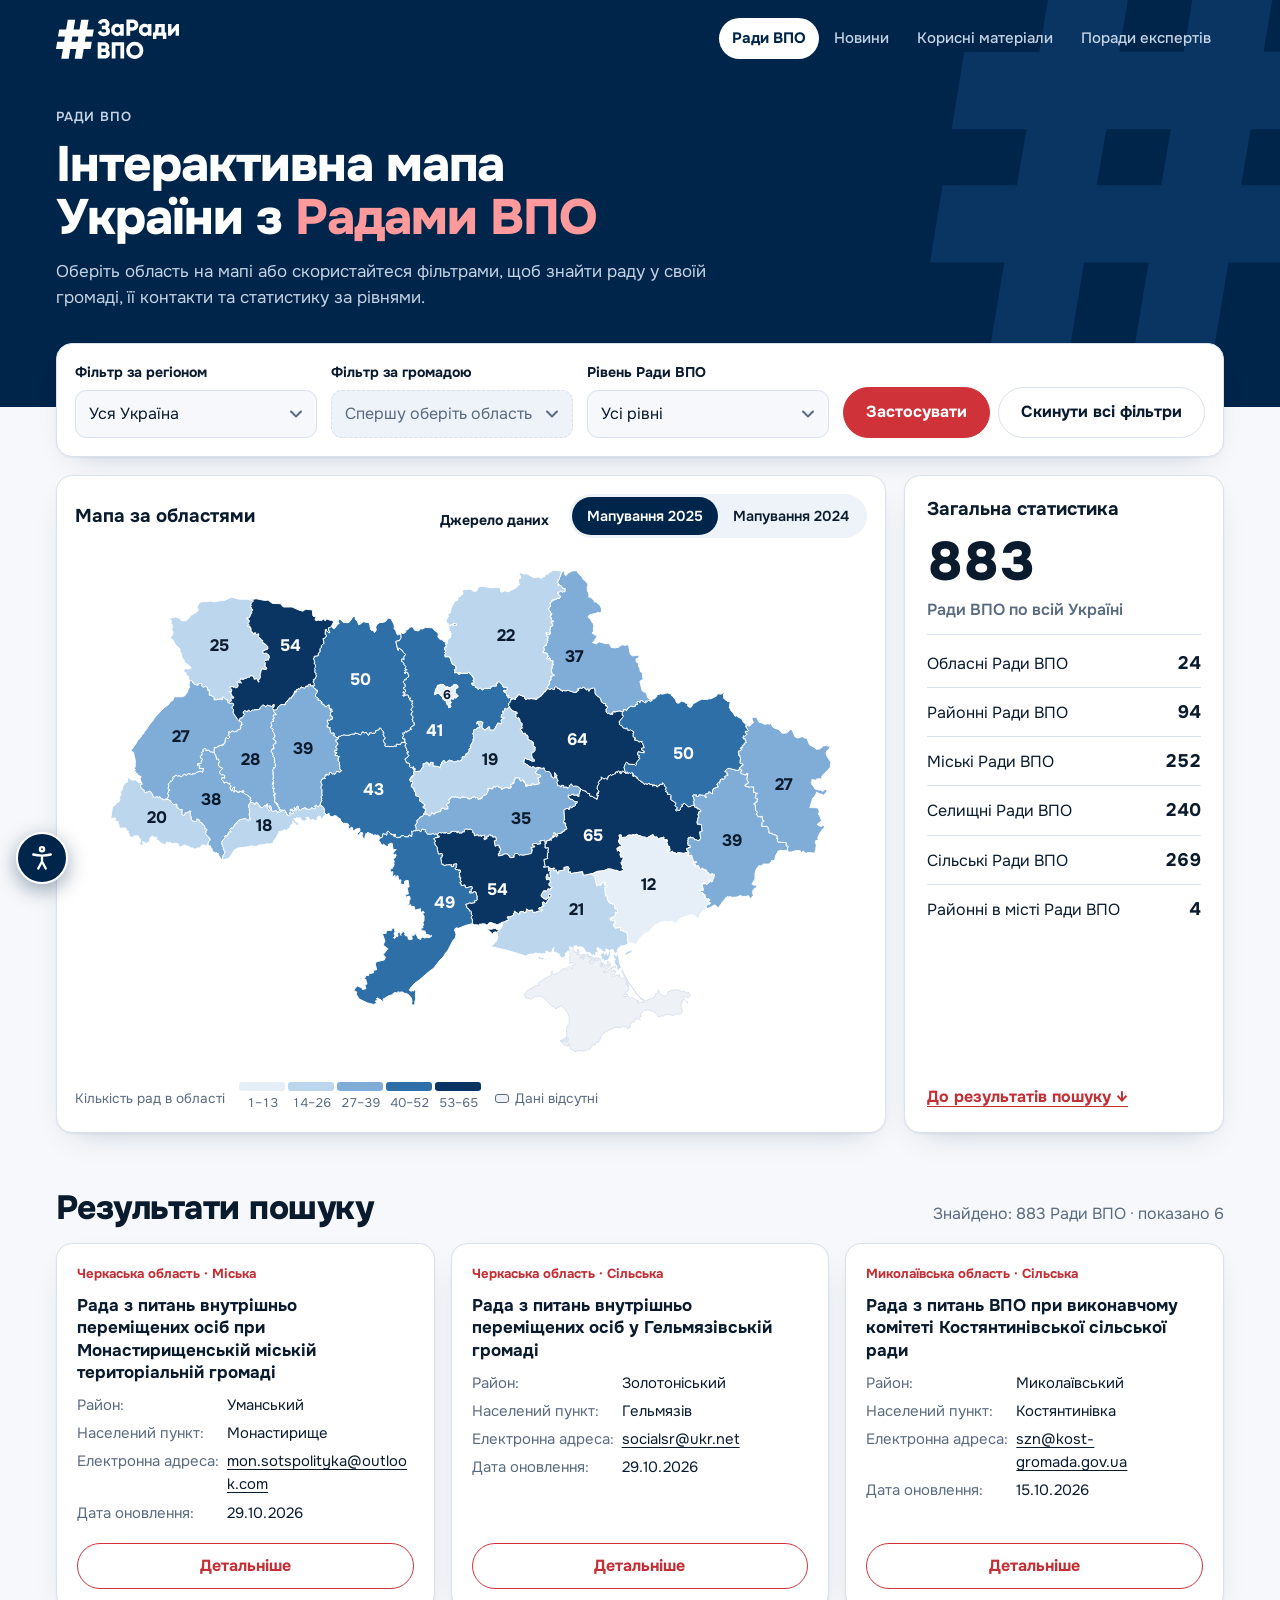
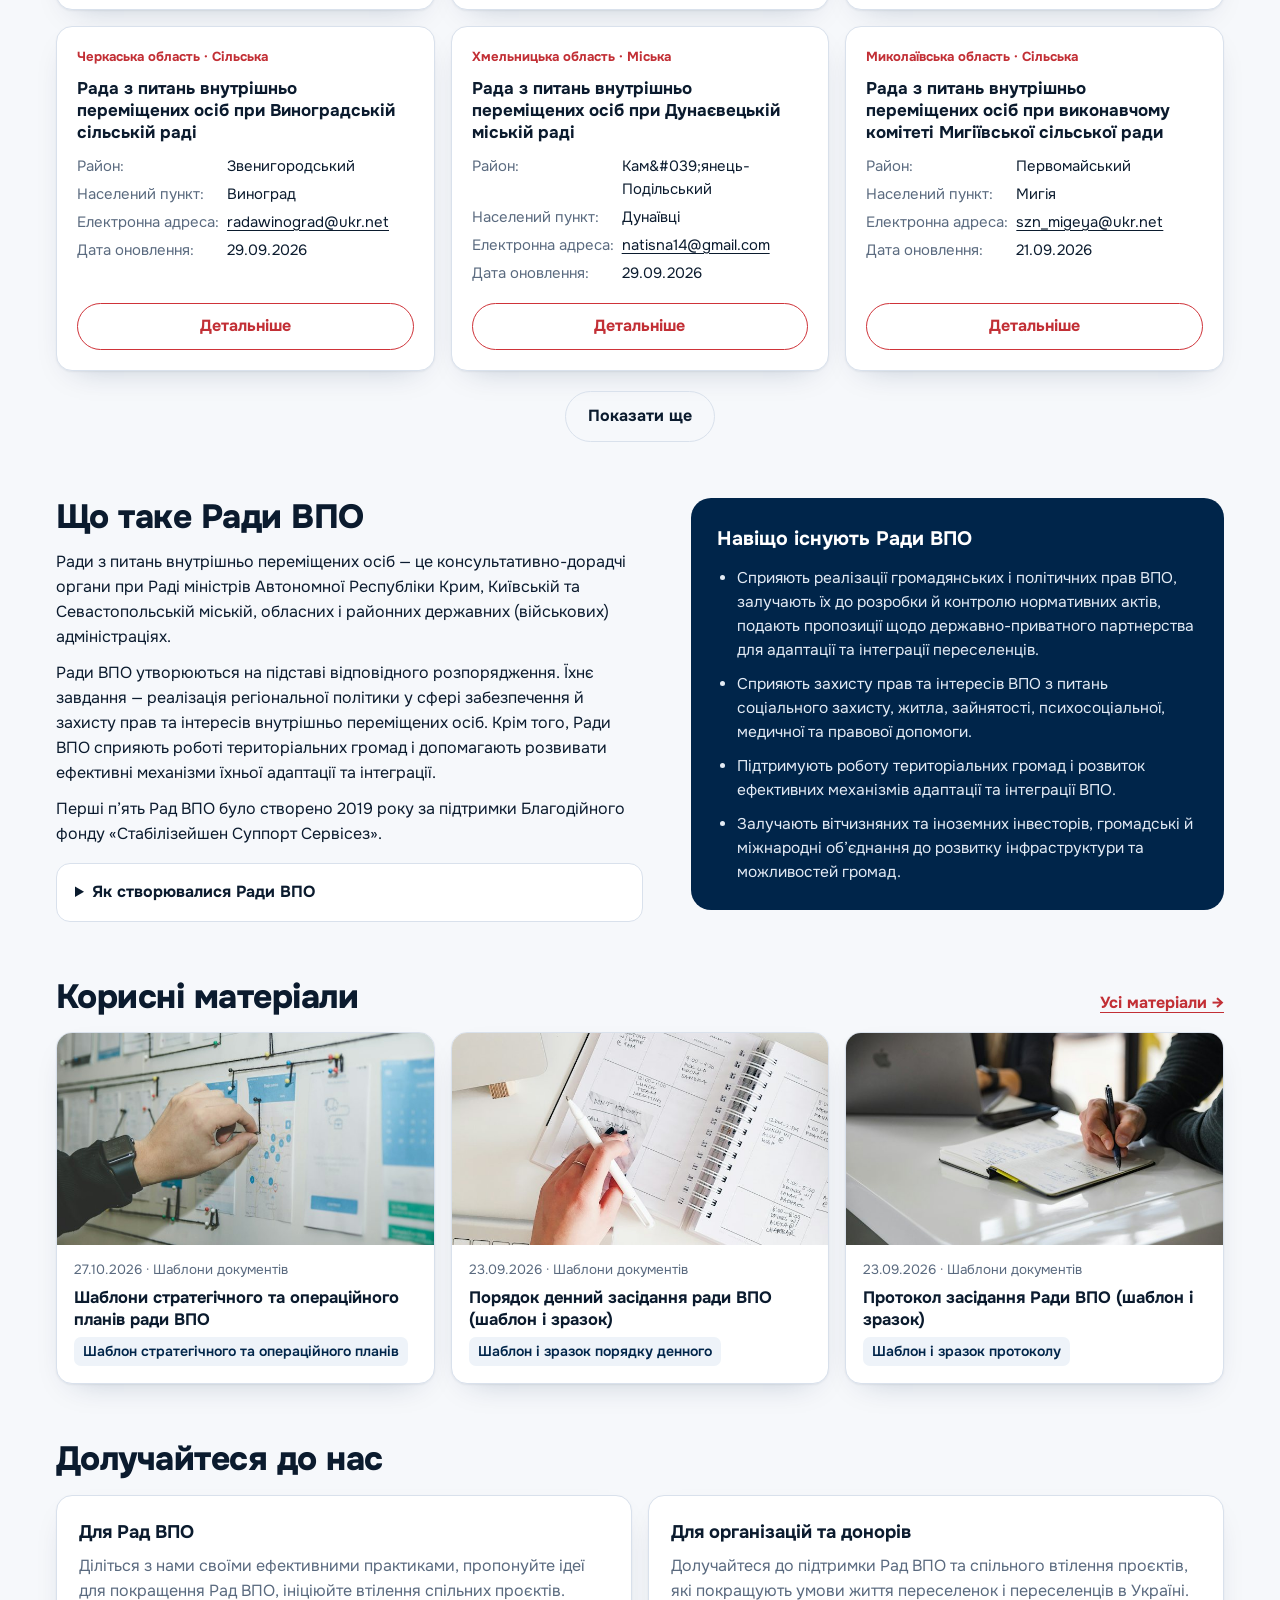
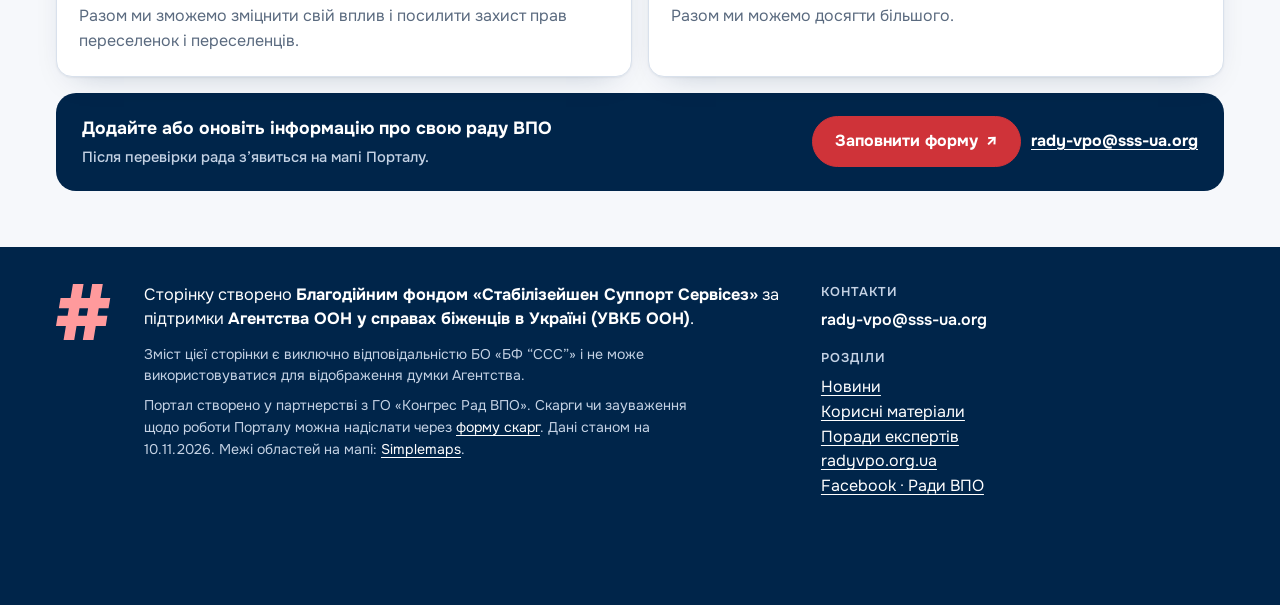
<file: mapa.html>
<!DOCTYPE html>
<html lang="uk">
<head>
<meta charset="utf-8">
<meta name="viewport" content="width=device-width, initial-scale=1, viewport-fit=cover">
<title>Ради ВПО в Україні: інтерактивна мапа — Портал Рад ВПО</title>
<meta name="description" content="Інтерактивна мапа України з Радами ВПО: пошук за областю, громадою та рівнем, статистика й контакти рад.">
<link rel="preconnect" href="https://fonts.googleapis.com">
<link rel="preconnect" href="https://fonts.gstatic.com" crossorigin>
<link rel="stylesheet" href="https://fonts.googleapis.com/css2?family=Onest:wght@400;500;600;700;800&display=swap">
<link rel="stylesheet" href="rady.css">
</head>
<body>
<header class="page-head">
  <svg class="bgmark" viewBox="0 0 190 195" aria-hidden="true"><path d="M184.1,50.7l-5.7,34.9h-33.3l-4.4,25.4h33.6l-5.4,34.9h-33.9l-7.9,47.5h-36.1l7.9-47.5h-29.2l-7.9,47.5H25.7l7.9-47.5H0l5.7-34.9h33.6l4.4-25.4H9.8l5.7-34.9h33.9L57.4,3.1h36.1l-7.9,47.5h29.2l7.9-47.5h36.1l-7.9,47.5h33.3-.1ZM75.4,110.9h29.2l4.4-25.4h-29.2l-4.4,25.4h0Z" fill="currentColor"></path></svg>
  <div class="wrap">
    <div class="top">
      <a class="brand" href="index.html" aria-label="Портал Рад ВПО, головна"><svg aria-hidden="true" focusable="false" version="1.1" viewBox="0 0 600 195" xmlns="http://www.w3.org/2000/svg"> <path d="M184.1,50.7l-5.7,34.9h-33.3l-4.4,25.4h33.6l-5.4,34.9h-33.9l-7.9,47.5h-36.1l7.9-47.5h-29.2l-7.9,47.5H25.7l7.9-47.5H0l5.7-34.9h33.6l4.4-25.4H9.8l5.7-34.9h33.9L57.4,3.1h36.1l-7.9,47.5h29.2l7.9-47.5h36.1l-7.9,47.5h33.3-.1ZM75.4,110.9h29.2l4.4-25.4h-29.2l-4.4,25.4h0Z" fill="currentColor"></path> <path d="M252.4,40.6c7.2,4,10.8,10.3,10.8,18.7s-2.8,13.2-8.3,17.6c-5.6,4.4-12.6,6.6-21.2,6.6-15,0-25.1-6.3-30.3-18.9l15.7-9c2.4,7.2,7.3,10.8,14.6,10.8s11.3-2.8,11.3-8.4-3.8-8.4-11.4-8.4h-10.2v-16.2h7.9c7.2,0,10.8-2.6,10.8-7.9s-3.1-7.9-9.2-7.9-10.2,3-12.7,9.1l-15.6-9C210.4,6.1,219.8.4,232.9.4s14.6,2.2,19.7,6.5c5.2,4.3,7.8,10,7.8,17.1s-2.7,12.4-8,16.5h0Z" fill="currentColor"></path> <path d="M313.2,30.2v-5.4h17.1v57.1h-17.1v-5.4c-4,4.6-9.6,7-17,7s-14-2.9-19.3-8.7c-5.3-5.8-8-12.9-8-21.5s2.7-15.6,8-21.3c5.4-5.9,11.8-8.8,19.3-8.8s13,2.3,17,7h0ZM286.1,53.3c0,4.3,1.3,7.6,3.8,10.2,2.5,2.5,5.8,3.8,9.8,3.8s7.3-1.3,9.8-3.8c2.5-2.5,3.8-5.9,3.8-10.2s-1.3-7.6-3.8-10.2-5.8-3.8-9.8-3.8-7.3,1.3-9.8,3.8-3.8,5.9-3.8,10.2Z" fill="currentColor"></path> <path d="M343.5,2h30.2c7.9,0,14.5,2.7,19.9,8,5.4,5.4,8.1,11.9,8.1,19.4s-2.7,14-8.1,19.4c-5.3,5.3-11.9,8-19.9,8h-12v25.1h-18.3V2h0ZM361.7,39.7h12c2.8,0,5.1-1,7-3,1.8-2,2.7-4.4,2.7-7.3s-.9-5.3-2.7-7.3c-1.8-2-4.1-3-7-3h-12v20.5h0Z" fill="currentColor"></path> <path d="M448.2,30.2v-5.4h17.1v57.1h-17.1v-5.4c-4,4.6-9.6,7-17,7s-14-2.9-19.3-8.7c-5.3-5.8-8-12.9-8-21.5s2.7-15.6,8-21.3c5.4-5.9,11.8-8.8,19.3-8.8s13,2.3,17,7h0ZM421.1,53.3c0,4.3,1.3,7.6,3.8,10.2,2.5,2.5,5.8,3.8,9.8,3.8s7.3-1.3,9.8-3.8c2.5-2.5,3.8-5.9,3.8-10.2s-1.3-7.6-3.8-10.2c-2.5-2.5-5.8-3.8-9.8-3.8s-7.3,1.3-9.8,3.8-3.8,5.9-3.8,10.2Z" fill="currentColor"></path> <path d="M530.4,24.8v41.1h7.4v31.3h-16.7v-15.3h-31.7v15.3h-16.7v-31.3h7.1c3-4.6,4.6-11.2,4.6-19.7v-21.3h46ZM497.7,65.9h16v-25.8h-12.7v6.1c0,7.8-1.1,14.4-3.3,19.7Z" fill="currentColor"></path> <path d="M563,53.3l24.4-28.5h12.6v57.1h-16.7v-28.5l-24.4,28.5h-12.6V24.8h16.7v28.5Z" fill="currentColor"></path> <path d="M252.8,151.6c6.5,4.3,9.8,10.3,9.8,18s-2.5,12.6-7.4,16.9-11.1,6.5-18.4,6.5h-33.5v-79.9h31.3c7.1,0,13,2.1,17.9,6.4,4.9,4.2,7.3,9.7,7.3,16.4s-2.3,11.7-7,15.6h0ZM234.6,130.2h-13v14.1h13c2.1,0,3.7-.7,5-2s1.9-3,1.9-5.1-.6-3.7-1.9-5.1c-1.3-1.3-3-2-5-2h0ZM221.6,175.9h15.3c2.3,0,4.1-.7,5.5-2.1,1.4-1.4,2.1-3.3,2.1-5.5s-.7-4.1-2.1-5.5-3.2-2.1-5.5-2.1h-15.3v15.3h0Z" fill="currentColor"></path> <path d="M271.8,113.1h60.5v79.9h-18.3v-62.3h-24v62.3h-18.3v-79.9h0Z" fill="currentColor"></path> <path d="M413.5,182.6c-8.1,8-17.9,12-29.4,12s-21.4-4-29.4-12c-8.1-8-12.1-17.8-12.1-29.6s4-21.6,12.1-29.6c8.1-8,17.9-12,29.4-12s21.4,4,29.4,12c8.1,8,12.1,17.8,12.1,29.6s-4,21.6-12.1,29.6ZM360.8,153.1c0,7,2.2,12.7,6.6,17.1,4.4,4.4,10,6.6,16.7,6.6s12.1-2.2,16.5-6.6c4.5-4.5,6.7-10.2,6.7-17.1s-2.2-12.6-6.7-17.1-9.9-6.6-16.5-6.6-12.2,2.2-16.7,6.6c-4.4,4.4-6.6,10.1-6.6,17.1Z" fill="currentColor"></path> </svg></a>
      <nav class="nav" aria-label="Розділи">
        <a href="mapa.html" aria-current="page">Ради ВПО</a>
        <a href="novyny.html">Новини</a>
        <a href="materialy.html">Корисні матеріали</a>
        <a href="porady.html">Поради експертів</a>
      </nav>
    </div>
    <div class="head-body">
      <p class="eyebrow">Ради ВПО</p>
      <h1>Інтерактивна мапа України з <em>Радами ВПО</em></h1>
      <p class="lead">Оберіть область на мапі або скористайтеся фільтрами, щоб знайти раду у своїй громаді, її контакти та статистику за рівнями.</p>
    </div>
  </div>
</header>

<main id="main">
  <section class="wrap explorer" aria-label="Мапа та фільтри рад ВПО">
    <form class="filters" id="filters" novalidate>
      <div class="field">
        <label for="f-region">Фільтр за регіоном</label>
        <select id="f-region"><option value="">Уся Україна</option></select>
      </div>
      <div class="field">
        <span class="lbl" id="l-gromada">Фільтр за громадою</span>
        <div class="ms" id="ms-gromada" data-placeholder="Усі громади" data-disabled-text="Спершу оберіть область" data-search="1"></div>
      </div>
      <div class="field">
        <span class="lbl" id="l-level">Рівень Ради ВПО</span>
        <div class="ms" id="ms-level" data-placeholder="Усі рівні"></div>
      </div>
      <div class="filter-actions">
        <button class="btn" type="submit" id="apply">Застосувати</button>
        <button class="btn ghost" type="button" id="reset">Скинути всі фільтри</button>
      </div>
    </form>

    <div class="board">
      <div class="map-card">
        <div class="map-top">
          <h2>Мапа за областями</h2>
          <fieldset class="layers" id="layers">
            <legend>Джерело даних</legend>
            <div class="seg" id="layer-seg"></div>
          </fieldset>
        </div>
        <a class="map-skip" href="#results">Пропустити мапу й перейти до результатів</a>
        <div class="map" id="map">
          <svg id="ua" viewBox="0 0 1000 669" role="group" aria-label="Мапа України за областями. Оберіть область, щоб побачити її Ради ВПО."></svg>
          <div class="tip" id="tip" hidden></div>
        </div>
        <div class="legend">
          <span id="legend-title">Кількість рад в області</span>
          <ul class="scale" id="scale" aria-hidden="true"></ul>
          <span class="sw-nodata"><i></i>Дані відсутні</span>
        </div>
      </div>
      <aside class="stats-card" id="stats" aria-labelledby="stats-title"></aside>
    </div>
  </section>

  <section class="wrap block" id="results" aria-labelledby="res-title" tabindex="-1">
    <div class="res-head">
      <h2 id="res-title">Результати пошуку</h2>
      <p class="res-sum" id="res-sum" role="status" aria-live="polite"></p>
    </div>
    <ul class="res-grid" id="res-grid"></ul>
    <div class="empty" id="res-empty" hidden><strong>За цими фільтрами рад не знайдено</strong>Спробуйте змінити рівень чи громаду або скиньте всі фільтри.</div>
    <div class="more-wrap" id="more-wrap" hidden><button class="btn ghost" type="button" id="more">Показати ще</button></div>
  </section>

  <section class="wrap block" aria-labelledby="h-about">
    <div class="about">
      <div>
        <h2 class="sec-title" id="h-about">Що таке Ради ВПО</h2>
        <p>Ради з питань внутрішньо переміщених осіб — це консультативно-дорадчі органи при Раді міністрів Автономної Республіки Крим, Київській та Севастопольській міській, обласних і районних державних (військових) адміністраціях.</p>
        <p>Ради ВПО утворюються на підставі відповідного розпорядження. Їхнє завдання — реалізація регіональної політики у сфері забезпечення й захисту прав та інтересів внутрішньо переміщених осіб. Крім того, Ради ВПО сприяють роботі територіальних громад і допомагають розвивати ефективні механізми їхньої адаптації та інтеграції.</p>
        <p>Перші п’ять Рад ВПО було створено 2019 року за підтримки Благодійного фонду «Стабілізейшен Суппорт Сервісез».</p>
        <details class="history">
          <summary>Як створювалися Ради ВПО</summary>
          <div class="in">
            <p>Створення Рад ВПО — важкий багаторічний процес, що почався 2019 року.</p>
            <p>Навесні 2022 року більшість профільних організацій, які допомагали постраждалому населенню, почали розуміти, що настав час залучити його до вирішення власних проблем і надати йому голос на рівні громад. Те, що експерти називають інструментами партисипативної демократії та механізмами підзвітності, самі переселенці визначали як потребу бути почутими й почуватися частиною громади, а не її проблемою.</p>
            <p>Коли певна група населення не може користуватись місцевими програмами чи брати участь у місцевому самоврядуванні, це не лише несправедливо, а й неефективно. Не знаючи про потреби й можливості переселенців, громади часто ухвалювали хибні рішення й марно витрачали бюджетні кошти зовсім не на те, чого потребували переселенці й переселенки.</p>
            <p>Саме тому команда благодійної організації «Благодійний фонд “Стабілізейшен Суппорт Сервісез”» розробила концепцію Рад ВПО, що дала поштовх до розробки першого Примірного положення та пошуку нормативного обґрунтування цих органів.</p>
            <p>Перші п’ять Рад ВПО БФ «Стабілізейшен Суппорт Сервісез» утворив у рамках проєкту «Посилення участі внутрішньо переміщених осіб у демократичних процесах місцевого самоврядування». 2020 року через пандемію коронавірусу і зміни пріоритетів уряду процес створення Рад ВПО сповільнився, але вже наступного року знову набрав швидкості. Вносячи пропозиції до Стратегії інтеграції ВПО до 2024 року, ми запустили адвокаційну роботу зі створення Рад ВПО по всій країні.</p>
            <blockquote>«Більшість людей не в змозі забезпечити відбудову своєї громади самотужки. Ради ВПО допомагають проаналізувати переселенські потреби, розробляють та рекомендують заходи, сприяють залученню українських та іноземних інвесторів до розвитку інфраструктури й можливостей громад. Крім того, Ради ВПО можуть брати участь у розробці програм комплексного відновлення»<cite>Оксана Савицька, радниця з розвитку Рад ВПО Благодійного фонду «Стабілізейшен Суппорт Сервісез»</cite></blockquote>
            <h3>Ситуація після повномасштабного вторгнення</h3>
            <p>Після початку повномасштабної війни (2022) почалася розробка проєкту Примірного положення про Раду з питань ВПО, а також оновленої Стратегії державної політики щодо ВПО. У серпні 2023 року Примірне положення про Раду з питань ВПО було затверджено.</p>
            <p>БФ «Стабілізейшен Суппорт Сервісез» роками зміцнює мережу Рад ВПО, вчить нових учасниць і учасників та розробляє методології, за якими Ради ВПО зможуть ефективно розвиватися й працювати в інтересах постраждалого населення. Фонд прагне й надалі розвивати якісну комунікацію між Радами ВПО по всій Україні та надавати їм менторську та інституційну підтримку.</p>
            <p>Зараз із Радами ВПО працює декілька великих міжнародних організацій, зокрема UNHCR.</p>
          </div>
        </details>
      </div>
      <div class="why">
        <h3>Навіщо існують Ради ВПО</h3>
        <ul>
          <li>Сприяють реалізації громадянських і політичних прав ВПО, залучають їх до розробки й контролю нормативних актів, подають пропозиції щодо державно-приватного партнерства для адаптації та інтеграції переселенців.</li>
          <li>Сприяють захисту прав та інтересів ВПО з питань соціального захисту, житла, зайнятості, психосоціальної, медичної та правової допомоги.</li>
          <li>Підтримують роботу територіальних громад і розвиток ефективних механізмів адаптації та інтеграції ВПО.</li>
          <li>Залучають вітчизняних та іноземних інвесторів, громадські й міжнародні об’єднання до розвитку інфраструктури та можливостей громад.</li>
        </ul>
      </div>
    </div>
  </section>

  <section class="wrap block" aria-labelledby="h-mats">
    <div class="sec-head"><h2 class="sec-title" id="h-mats">Корисні матеріали</h2><a class="link" href="materialy.html">Усі матеріали →</a></div>
    <div class="mats"><article class="mat"><img src="[data-uri]" alt="" loading="lazy"><div class="b"><span class="k">27.10.2026 · Шаблони документів</span><h3><a href="https://radyvpo.org.ua/useful-materials/stratehichnyi-plan-rady-vpo/" target="_blank" rel="noopener">Шаблони стратегічного та операційного планів ради ВПО<span class="sr-only"> (відкриється в новій вкладці)</span></a></h3><p class="doctype">Шаблон стратегічного та операційного планів</p></div></article><article class="mat"><img src="[data-uri]" alt="" loading="lazy"><div class="b"><span class="k">23.09.2026 · Шаблони документів</span><h3><a href="https://radyvpo.org.ua/useful-materials/poryadok-dennyj-zasidannya-rady-vpo/" target="_blank" rel="noopener">Порядок денний засідання ради ВПО (шаблон і зразок)<span class="sr-only"> (відкриється в новій вкладці)</span></a></h3><p class="doctype">Шаблон і зразок порядку денного</p></div></article><article class="mat"><img src="[data-uri]" alt="" loading="lazy"><div class="b"><span class="k">23.09.2026 · Шаблони документів</span><h3><a href="https://radyvpo.org.ua/useful-materials/protokol-zasidannya-rady-vpo/" target="_blank" rel="noopener">Протокол засідання Ради ВПО (шаблон і зразок)<span class="sr-only"> (відкриється в новій вкладці)</span></a></h3><p class="doctype">Шаблон і зразок протоколу</p></div></article></div>
  </section>

  <section class="wrap block" aria-labelledby="h-join">
    <div class="sec-head"><h2 class="sec-title" id="h-join">Долучайтеся до нас</h2></div>
    <div class="join">
      <article><h3>Для Рад ВПО</h3><p>Діліться з нами своїми ефективними практиками, пропонуйте ідеї для покращення Рад ВПО, ініціюйте втілення спільних проєктів. Разом ми зможемо зміцнити свій вплив і посилити захист прав переселенок і переселенців.</p></article>
      <article><h3>Для організацій та донорів</h3><p>Долучайтеся до підтримки Рад ВПО та спільного втілення проєктів, які покращують умови життя переселенок і переселенців в Україні. Разом ми можемо досягти більшого.</p></article>
    </div>
    <div class="cta-row">
      <p>Додайте або оновіть інформацію про свою раду ВПО<small>Після перевірки рада з’явиться на мапі Порталу.</small></p>
      <div class="acts"><a class="btn" href="https://ee-eu.kobotoolbox.org/x/Hy017RXj" target="_blank" rel="noopener">Заповнити форму<span class="sr-only"> (відкриється в новій вкладці)</span> ↗</a><a class="plain" href="mailto:rady-vpo@sss-ua.org">rady-vpo@sss-ua.org</a></div>
    </div>
  </section>
</main>

<footer class="foot">
<div class="wrap">
<svg aria-hidden="true" class="fm" viewBox="0 0 190 195"><path d="M184.1,50.7l-5.7,34.9h-33.3l-4.4,25.4h33.6l-5.4,34.9h-33.9l-7.9,47.5h-36.1l7.9-47.5h-29.2l-7.9,47.5H25.7l7.9-47.5H0l5.7-34.9h33.6l4.4-25.4H9.8l5.7-34.9h33.9L57.4,3.1h36.1l-7.9,47.5h29.2l7.9-47.5h36.1l-7.9,47.5h33.3-.1ZM75.4,110.9h29.2l4.4-25.4h-29.2l-4.4,25.4h0Z" fill="currentColor"></path>
</svg>
<div>
<p class="credit">Сторінку створено <strong>Благодійним фондом «Стабілізейшен Суппорт Сервісез»</strong> за підтримки <strong>Агентства ООН у справах біженців в Україні (УВКБ ООН)</strong>.</p>
<p class="small">Зміст цієї сторінки є виключно відповідальністю БО «БФ “ССС”» і не може використовуватися для відображення думки Агентства.</p>
<p class="small">Портал створено у партнерстві з ГО «Конгрес Рад ВПО». Скарги чи зауваження щодо роботи Порталу можна надіслати через <a href="https://docs.google.com/forms/d/e/1FAIpQLSeUvjrvHMFMPcckvfOoVM1WRf3sGwafO_VDdopxUNXAMs7xVw/viewform?usp=sharing" rel="noopener" target="_blank">форму скарг</a>. Дані станом на 10.11.2026. Межі областей на мапі: <a href="https://simplemaps.com/" rel="noopener" target="_blank">Simplemaps</a>.</p>
</div>
<div class="col">
<h3>Контакти</h3>
<p><span class="mail">rady-vpo@sss-ua.org</span></p>
<h3>Розділи</h3>
<p><a href="novyny.html">Новини</a><br/><a href="materialy.html">Корисні матеріали</a><br/><a href="porady.html">Поради експертів</a><br/><a href="https://radyvpo.org.ua/" rel="noopener" target="_blank">radyvpo.org.ua</a><br/><a href="https://www.facebook.com/IDPCouncils" rel="noopener" target="_blank">Facebook · Ради ВПО</a></p>
</div>
</div>
</footer>

<script src="rady-data.js"></script>
<script src="rady-map.js"></script>
<script src="search.js"></script>
<script src="a11y.js" defer></script>
<script src="mapa-app.js"></script>
</body>
</html>
</file>
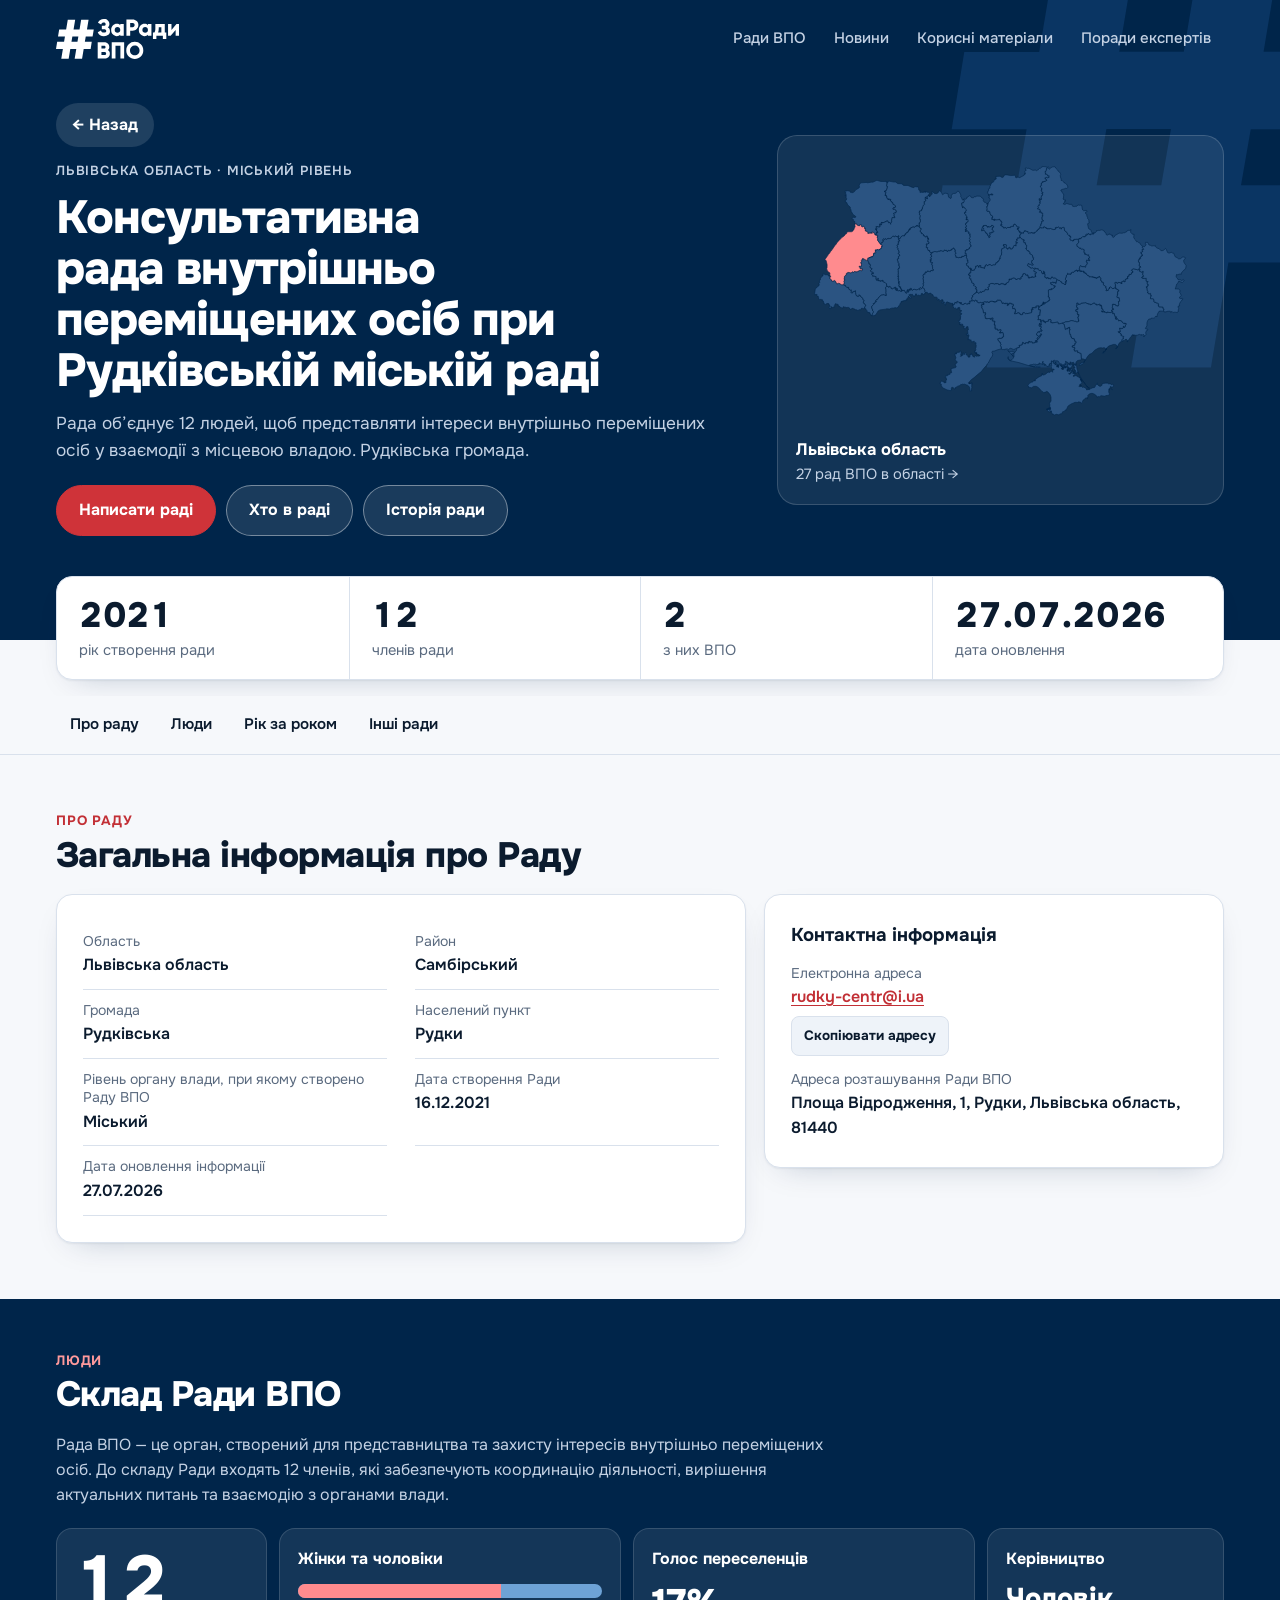
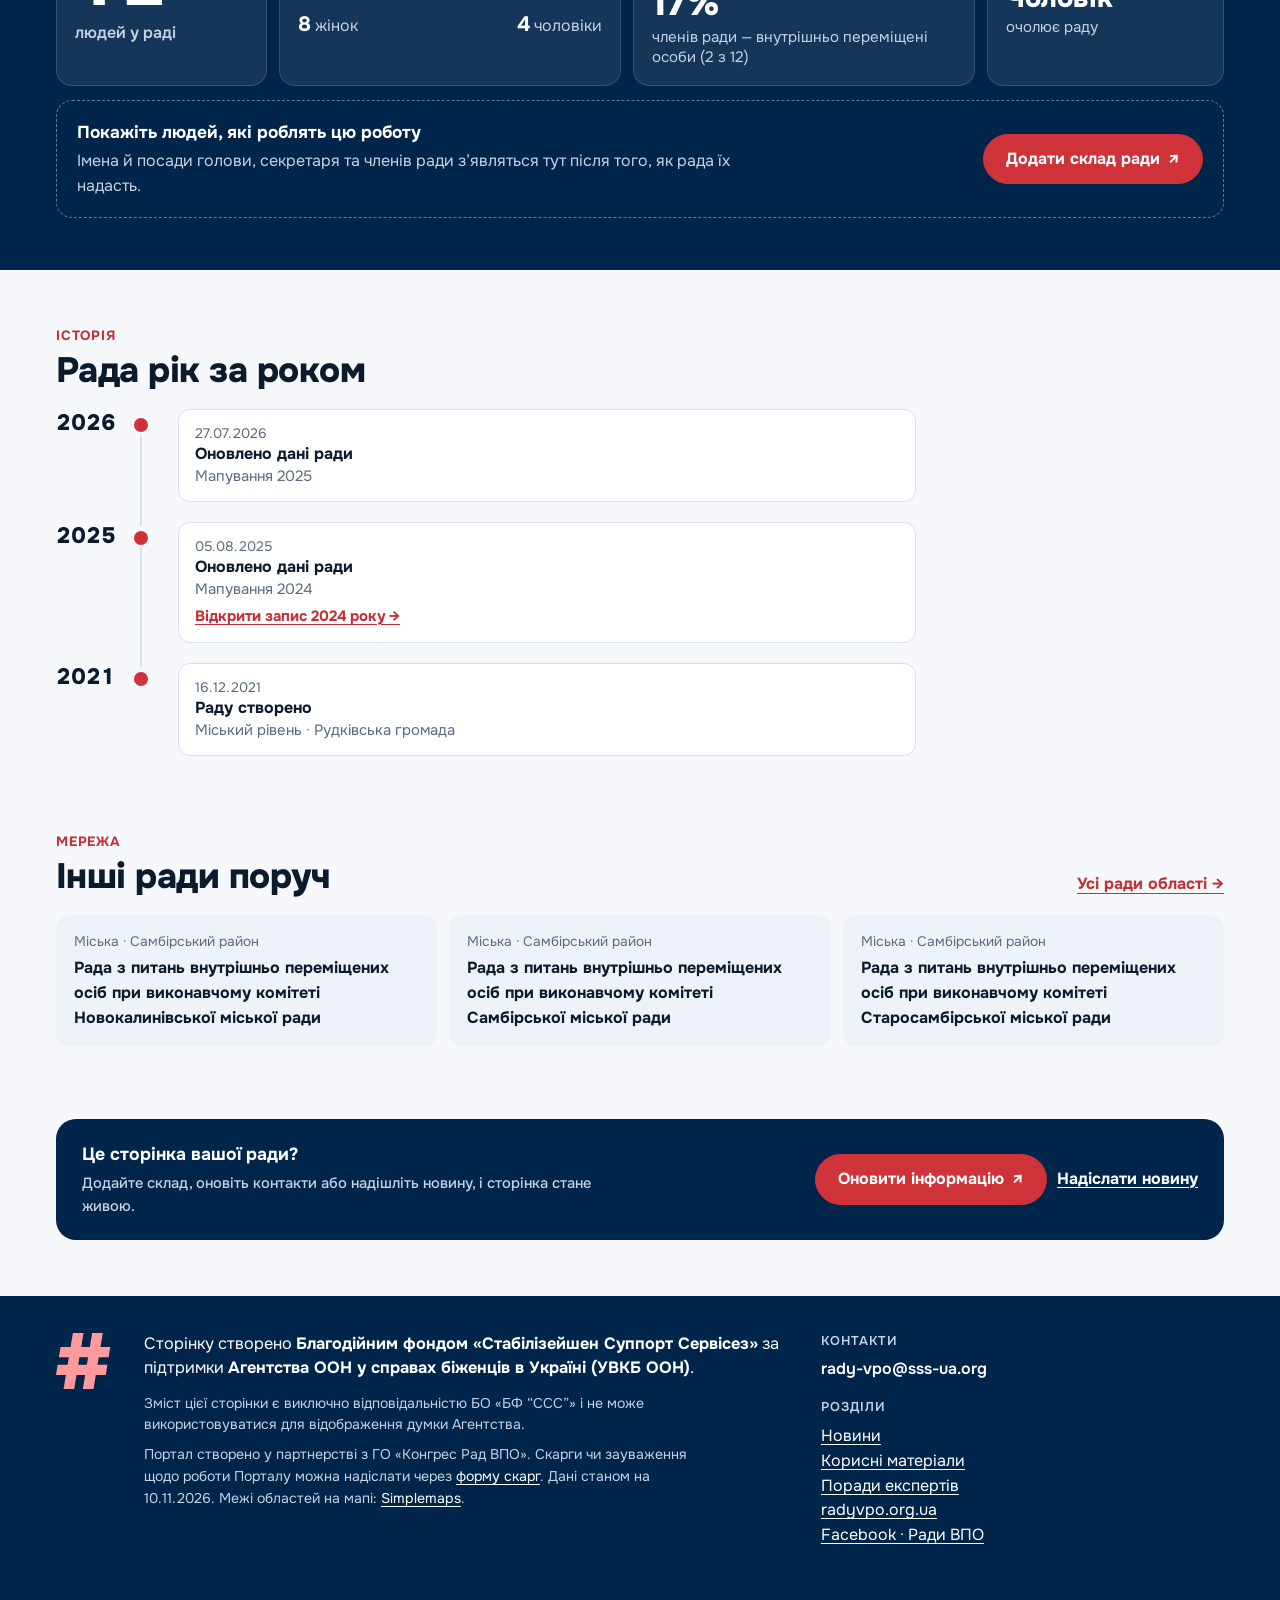
<file: rada-rudky.html>
<!DOCTYPE html><html lang="uk"><head><meta charset="utf-8"><meta http-equiv="refresh" content="0; url=rada.html?id=konsultatyvna-rada-vnutrishno-peremishhenyh-osib-pry-rudkivskij-miskij-radi"><link rel="canonical" href="rada.html?id=konsultatyvna-rada-vnutrishno-peremishhenyh-osib-pry-rudkivskij-miskij-radi"><title>Рудківська рада ВПО</title></head><body><p><a href="rada.html?id=konsultatyvna-rada-vnutrishno-peremishhenyh-osib-pry-rudkivskij-miskij-radi">Перейти на сторінку Ради ВПО</a></p></body></html>
</file>
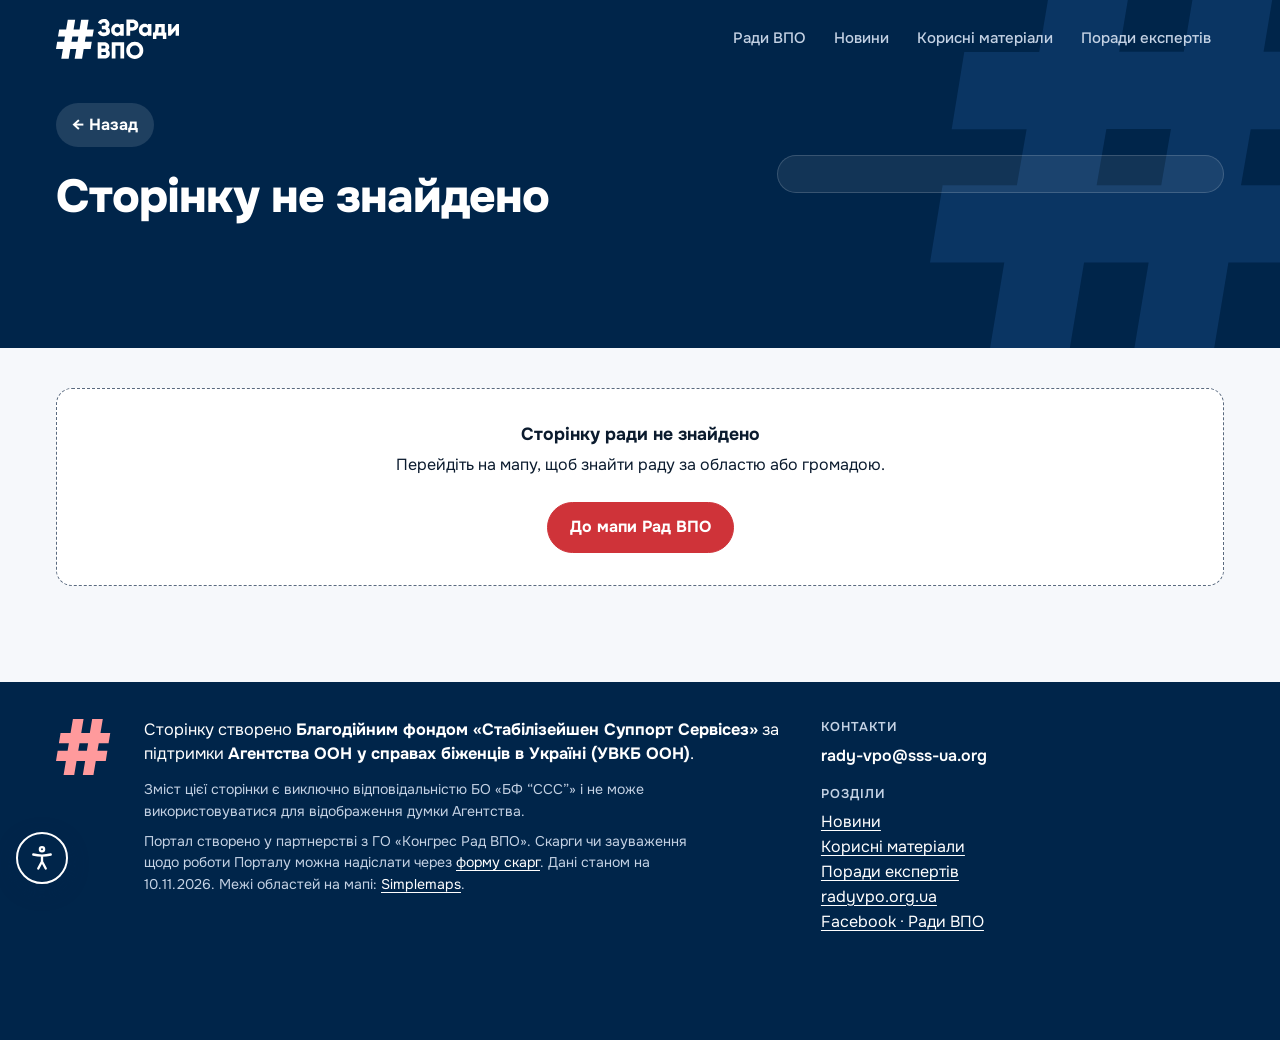
<file: rada.html>
<!DOCTYPE html>
<html lang="uk">
<head>
<meta charset="utf-8">
<meta name="viewport" content="width=device-width, initial-scale=1, viewport-fit=cover">
<title>Рада ВПО — Портал Рад ВПО</title>
<meta name="description" content="Сторінка Ради ВПО: люди, історія за роками, новини, матеріали та контакти.">
<link rel="preconnect" href="https://fonts.googleapis.com">
<link rel="preconnect" href="https://fonts.gstatic.com" crossorigin>
<link rel="stylesheet" href="https://fonts.googleapis.com/css2?family=Onest:wght@400;500;600;700;800&display=swap">
<link rel="stylesheet" href="rady.css">
</head>
<body>
<header class="page-head rl-head">
  <svg class="bgmark" viewBox="0 0 190 195" aria-hidden="true"><path d="M184.1,50.7l-5.7,34.9h-33.3l-4.4,25.4h33.6l-5.4,34.9h-33.9l-7.9,47.5h-36.1l7.9-47.5h-29.2l-7.9,47.5H25.7l7.9-47.5H0l5.7-34.9h33.6l4.4-25.4H9.8l5.7-34.9h33.9L57.4,3.1h36.1l-7.9,47.5h29.2l7.9-47.5h36.1l-7.9,47.5h33.3-.1ZM75.4,110.9h29.2l4.4-25.4h-29.2l-4.4,25.4h0Z" fill="currentColor"></path></svg>
  <div class="wrap">
    <div class="top">
      <a class="brand" href="index.html" aria-label="Портал Рад ВПО, головна"><svg aria-hidden="true" focusable="false" version="1.1" viewBox="0 0 600 195" xmlns="http://www.w3.org/2000/svg"> <path d="M184.1,50.7l-5.7,34.9h-33.3l-4.4,25.4h33.6l-5.4,34.9h-33.9l-7.9,47.5h-36.1l7.9-47.5h-29.2l-7.9,47.5H25.7l7.9-47.5H0l5.7-34.9h33.6l4.4-25.4H9.8l5.7-34.9h33.9L57.4,3.1h36.1l-7.9,47.5h29.2l7.9-47.5h36.1l-7.9,47.5h33.3-.1ZM75.4,110.9h29.2l4.4-25.4h-29.2l-4.4,25.4h0Z" fill="currentColor"></path> <path d="M252.4,40.6c7.2,4,10.8,10.3,10.8,18.7s-2.8,13.2-8.3,17.6c-5.6,4.4-12.6,6.6-21.2,6.6-15,0-25.1-6.3-30.3-18.9l15.7-9c2.4,7.2,7.3,10.8,14.6,10.8s11.3-2.8,11.3-8.4-3.8-8.4-11.4-8.4h-10.2v-16.2h7.9c7.2,0,10.8-2.6,10.8-7.9s-3.1-7.9-9.2-7.9-10.2,3-12.7,9.1l-15.6-9C210.4,6.1,219.8.4,232.9.4s14.6,2.2,19.7,6.5c5.2,4.3,7.8,10,7.8,17.1s-2.7,12.4-8,16.5h0Z" fill="currentColor"></path> <path d="M313.2,30.2v-5.4h17.1v57.1h-17.1v-5.4c-4,4.6-9.6,7-17,7s-14-2.9-19.3-8.7c-5.3-5.8-8-12.9-8-21.5s2.7-15.6,8-21.3c5.4-5.9,11.8-8.8,19.3-8.8s13,2.3,17,7h0ZM286.1,53.3c0,4.3,1.3,7.6,3.8,10.2,2.5,2.5,5.8,3.8,9.8,3.8s7.3-1.3,9.8-3.8c2.5-2.5,3.8-5.9,3.8-10.2s-1.3-7.6-3.8-10.2-5.8-3.8-9.8-3.8-7.3,1.3-9.8,3.8-3.8,5.9-3.8,10.2Z" fill="currentColor"></path> <path d="M343.5,2h30.2c7.9,0,14.5,2.7,19.9,8,5.4,5.4,8.1,11.9,8.1,19.4s-2.7,14-8.1,19.4c-5.3,5.3-11.9,8-19.9,8h-12v25.1h-18.3V2h0ZM361.7,39.7h12c2.8,0,5.1-1,7-3,1.8-2,2.7-4.4,2.7-7.3s-.9-5.3-2.7-7.3c-1.8-2-4.1-3-7-3h-12v20.5h0Z" fill="currentColor"></path> <path d="M448.2,30.2v-5.4h17.1v57.1h-17.1v-5.4c-4,4.6-9.6,7-17,7s-14-2.9-19.3-8.7c-5.3-5.8-8-12.9-8-21.5s2.7-15.6,8-21.3c5.4-5.9,11.8-8.8,19.3-8.8s13,2.3,17,7h0ZM421.1,53.3c0,4.3,1.3,7.6,3.8,10.2,2.5,2.5,5.8,3.8,9.8,3.8s7.3-1.3,9.8-3.8c2.5-2.5,3.8-5.9,3.8-10.2s-1.3-7.6-3.8-10.2c-2.5-2.5-5.8-3.8-9.8-3.8s-7.3,1.3-9.8,3.8-3.8,5.9-3.8,10.2Z" fill="currentColor"></path> <path d="M530.4,24.8v41.1h7.4v31.3h-16.7v-15.3h-31.7v15.3h-16.7v-31.3h7.1c3-4.6,4.6-11.2,4.6-19.7v-21.3h46ZM497.7,65.9h16v-25.8h-12.7v6.1c0,7.8-1.1,14.4-3.3,19.7Z" fill="currentColor"></path> <path d="M563,53.3l24.4-28.5h12.6v57.1h-16.7v-28.5l-24.4,28.5h-12.6V24.8h16.7v28.5Z" fill="currentColor"></path> <path d="M252.8,151.6c6.5,4.3,9.8,10.3,9.8,18s-2.5,12.6-7.4,16.9-11.1,6.5-18.4,6.5h-33.5v-79.9h31.3c7.1,0,13,2.1,17.9,6.4,4.9,4.2,7.3,9.7,7.3,16.4s-2.3,11.7-7,15.6h0ZM234.6,130.2h-13v14.1h13c2.1,0,3.7-.7,5-2s1.9-3,1.9-5.1-.6-3.7-1.9-5.1c-1.3-1.3-3-2-5-2h0ZM221.6,175.9h15.3c2.3,0,4.1-.7,5.5-2.1,1.4-1.4,2.1-3.3,2.1-5.5s-.7-4.1-2.1-5.5-3.2-2.1-5.5-2.1h-15.3v15.3h0Z" fill="currentColor"></path> <path d="M271.8,113.1h60.5v79.9h-18.3v-62.3h-24v62.3h-18.3v-79.9h0Z" fill="currentColor"></path> <path d="M413.5,182.6c-8.1,8-17.9,12-29.4,12s-21.4-4-29.4-12c-8.1-8-12.1-17.8-12.1-29.6s4-21.6,12.1-29.6c8.1-8,17.9-12,29.4-12s21.4,4,29.4,12c8.1,8,12.1,17.8,12.1,29.6s-4,21.6-12.1,29.6ZM360.8,153.1c0,7,2.2,12.7,6.6,17.1,4.4,4.4,10,6.6,16.7,6.6s12.1-2.2,16.5-6.6c4.5-4.5,6.7-10.2,6.7-17.1s-2.2-12.6-6.7-17.1-9.9-6.6-16.5-6.6-12.2,2.2-16.7,6.6c-4.4,4.4-6.6,10.1-6.6,17.1Z" fill="currentColor"></path> </svg></a>
      <nav class="nav" aria-label="Розділи">
        <a href="mapa.html" aria-current="true">Ради ВПО</a>
        <a href="novyny.html">Новини</a>
        <a href="materialy.html">Корисні матеріали</a>
        <a href="porady.html">Поради експертів</a>
      </nav>
    </div>
    <div class="rl-hero">
      <div class="rl-hero-text">
        <a class="back" id="back" href="mapa.html">← Назад</a>
        <p class="eyebrow" id="r-eyebrow"></p>
        <h1 id="r-title">Рада ВПО</h1>
        <p class="lead" id="r-lead"></p>
        <div class="rl-actions" id="r-actions"></div>
      </div>
      <a class="rl-map" id="r-map" href="mapa.html" aria-label="Переглянути область на мапі Рад ВПО"></a>
    </div>
  </div>
</header>

<main id="main">
  <div class="wrap rl-strip-wrap" id="strip-wrap"><ul class="rl-strip" id="strip"></ul></div>

  <nav class="rl-nav" id="rl-nav" aria-label="Розділи сторінки ради"><div class="wrap"><ul id="rl-nav-list"></ul></div></nav>

  <section class="wrap rl-sec" id="about" aria-labelledby="h-about">
    <div class="rl-title"><p class="rl-kicker">Про раду</p><h2 id="h-about">Загальна інформація про Раду</h2></div>
    <div class="rl-about">
      <dl class="facts panel" id="facts"></dl>
      <section class="panel rl-contact" aria-labelledby="h-cont">
        <h3 id="h-cont">Контактна інформація</h3>
        <div id="contact"></div>
        <p class="sr-only" id="copy-status" role="status" aria-live="polite"></p>
      </section>
    </div>
  </section>

  <section class="rl-band" id="people" aria-labelledby="h-people">
    <div class="wrap">
      <div class="rl-title on-navy"><p class="rl-kicker">Люди</p><h2 id="h-people">Склад Ради ВПО</h2></div>
      <div id="comp"></div>
    </div>
  </section>

  <section class="wrap rl-sec" id="years" aria-labelledby="h-years">
    <div class="rl-title"><p class="rl-kicker">Історія</p><h2 id="h-years">Рада рік за роком</h2></div>
    <ol class="tl" id="timeline"></ol>
  </section>

  <section class="wrap rl-sec" id="news" aria-labelledby="h-news">
    <div class="rl-title row"><div><p class="rl-kicker">Новини</p><h2 id="h-news">Рекомендовані публікації</h2></div><a class="link" id="all-pubs" href="novyny.html#rady">Всі публікації →</a></div>
    <div class="rl-news" id="news-list"></div>
  </section>

  <section class="wrap rl-sec" id="materials" aria-labelledby="h-mats">
    <div class="rl-title row"><div><p class="rl-kicker">Матеріали</p><h2 id="h-mats">Матеріали для роботи ради</h2></div><a class="link" href="materialy.html">Усі матеріали →</a></div>
    <div class="rl-mats" id="mats"></div>
  </section>

  <section class="wrap rl-sec" id="near" aria-labelledby="h-near">
    <div class="rl-title row"><div><p class="rl-kicker">Мережа</p><h2 id="h-near">Інші ради поруч</h2></div><a class="link" id="near-all" href="mapa.html">Усі ради області →</a></div>
    <ul class="rl-near" id="near-list"></ul>
  </section>

  <section class="wrap rl-sec" aria-label="Оновити сторінку ради">
    <div class="cta-row">
      <p>Це сторінка вашої ради?<small>Додайте склад, оновіть контакти або надішліть новину, і сторінка стане живою.</small></p>
      <div class="acts"><a class="btn" href="https://ee-eu.kobotoolbox.org/x/Hy017RXj" target="_blank" rel="noopener">Оновити інформацію<span class="sr-only"> (відкриється в новій вкладці)</span> ↗</a><a class="plain" href="mailto:rady-vpo@sss-ua.org">Надіслати новину</a></div>
    </div>
  </section>

  <div class="wrap notfound" id="notfound" hidden>
    <div class="empty"><strong>Сторінку ради не знайдено</strong>Перейдіть на мапу, щоб знайти раду за областю або громадою.<br><br><a class="btn" href="mapa.html">До мапи Рад ВПО</a></div>
  </div>
</main>

<footer class="foot">
<div class="wrap">
<svg aria-hidden="true" class="fm" viewBox="0 0 190 195"><path d="M184.1,50.7l-5.7,34.9h-33.3l-4.4,25.4h33.6l-5.4,34.9h-33.9l-7.9,47.5h-36.1l7.9-47.5h-29.2l-7.9,47.5H25.7l7.9-47.5H0l5.7-34.9h33.6l4.4-25.4H9.8l5.7-34.9h33.9L57.4,3.1h36.1l-7.9,47.5h29.2l7.9-47.5h36.1l-7.9,47.5h33.3-.1ZM75.4,110.9h29.2l4.4-25.4h-29.2l-4.4,25.4h0Z" fill="currentColor"></path>
</svg>
<div>
<p class="credit">Сторінку створено <strong>Благодійним фондом «Стабілізейшен Суппорт Сервісез»</strong> за підтримки <strong>Агентства ООН у справах біженців в Україні (УВКБ ООН)</strong>.</p>
<p class="small">Зміст цієї сторінки є виключно відповідальністю БО «БФ “ССС”» і не може використовуватися для відображення думки Агентства.</p>
<p class="small">Портал створено у партнерстві з ГО «Конгрес Рад ВПО». Скарги чи зауваження щодо роботи Порталу можна надіслати через <a href="https://docs.google.com/forms/d/e/1FAIpQLSeUvjrvHMFMPcckvfOoVM1WRf3sGwafO_VDdopxUNXAMs7xVw/viewform?usp=sharing" rel="noopener" target="_blank">форму скарг</a>. Дані станом на 10.11.2026. Межі областей на мапі: <a href="https://simplemaps.com/" rel="noopener" target="_blank">Simplemaps</a>.</p>
</div>
<div class="col">
<h3>Контакти</h3>
<p><span class="mail">rady-vpo@sss-ua.org</span></p>
<h3>Розділи</h3>
<p><a href="novyny.html">Новини</a><br/><a href="materialy.html">Корисні матеріали</a><br/><a href="porady.html">Поради експертів</a><br/><a href="https://radyvpo.org.ua/" rel="noopener" target="_blank">radyvpo.org.ua</a><br/><a href="https://www.facebook.com/IDPCouncils" rel="noopener" target="_blank">Facebook · Ради ВПО</a></p>
</div>
</div>
</footer>

<script src="rady-data.js"></script>
<script src="rady-map.js"></script>
<script src="a11y.js" defer></script>
<script src="rada-app.js"></script>
</body>
</html>
</file>
<file: rady.css>
/* Спільні стилі сторінок «Ради ВПО» та типової сторінки ради */
:root{
  --bg:#f6f8fb;--card:#fff;--ink:#0b1b2e;--muted:#5a6a7f;--line:#d9e1ec;
  --navy:#00254a;--navy-2:#0a3563;--on-navy:#fff;--on-navy-muted:#c4d2e4;
  --coral:#cf3339;--coral-ink:#c22f35;--tint:#eef3f9;
  --b0:#e6eff8;--b1:#bcd6ee;--b2:#7fadd8;--b3:#2f6fa8;--b4:#0a3563;
  --l0:#0b1b2e;--l1:#0b1b2e;--l2:#0b1b2e;--l3:#fff;--l4:#fff;
  --dim:#e3e8ef;--nodata:#eef1f5;--map-line:#fff;
  --shadow:0 1px 2px rgba(0,37,74,.06),0 12px 32px -18px rgba(0,37,74,.28);
  --font:"Onest",-apple-system,"Segoe UI",Roboto,Arial,sans-serif;
  --r:16px;--gap:clamp(36px,5vw,56px);
}
@media (prefers-color-scheme:dark){:root:not([data-theme="light"]){
  --bg:#07111f;--card:#0f1d31;--ink:#e8eef6;--muted:#a7b6c9;--line:#26405f;
  --navy:#061a33;--navy-2:#0c2a4f;--on-navy-muted:#b4c4d8;--coral-ink:#ff9a9c;--tint:#14263e;
  --b0:#16304f;--b1:#1f4a78;--b2:#2f6fa8;--b3:#6ea3d6;--b4:#b9d5f0;
  --l0:#fff;--l1:#fff;--l2:#fff;--l3:#0b1b2e;--l4:#0b1b2e;
  --dim:#14263e;--nodata:#101f33;--map-line:#07111f;
  --shadow:0 1px 2px rgba(0,0,0,.3),0 12px 32px -18px rgba(0,0,0,.7);color-scheme:dark}}
:root[data-theme="dark"]{
  --bg:#07111f;--card:#0f1d31;--ink:#e8eef6;--muted:#a7b6c9;--line:#26405f;
  --navy:#061a33;--navy-2:#0c2a4f;--on-navy-muted:#b4c4d8;--coral-ink:#ff9a9c;--tint:#14263e;
  --b0:#16304f;--b1:#1f4a78;--b2:#2f6fa8;--b3:#6ea3d6;--b4:#b9d5f0;
  --l0:#fff;--l1:#fff;--l2:#fff;--l3:#0b1b2e;--l4:#0b1b2e;
  --dim:#14263e;--nodata:#101f33;--map-line:#07111f;color-scheme:dark}
html[data-a11y-contrast]{--b0:#fff;--b1:#ddd;--b2:#aaa;--b3:#444;--b4:#000;--l0:#000;--l1:#000;--l2:#000;--l3:#fff;--l4:#fff;--dim:#fff;--nodata:#fff;--map-line:#000}

*{box-sizing:border-box}
html{scroll-behavior:smooth;-webkit-text-size-adjust:100%}
@media (prefers-reduced-motion:reduce){html{scroll-behavior:auto}}
body{margin:0;background:var(--bg);color:var(--ink);font-family:var(--font);font-size:1rem;line-height:1.55;-webkit-font-smoothing:antialiased}
[hidden]{display:none!important}
img{max-width:100%}
a{color:inherit}
main:focus{outline:none}
.sr-only{position:absolute;width:1px;height:1px;padding:0;margin:-1px;overflow:hidden;clip:rect(0,0,0,0);white-space:nowrap;border:0}
.wrap{max-width:1200px;margin:0 auto;padding-left:max(16px,env(safe-area-inset-left,0px));padding-right:max(16px,env(safe-area-inset-right,0px))}
.block{padding-top:var(--gap)}

/* Шапка */
.page-head{background:var(--navy);color:var(--on-navy);position:relative;overflow:hidden}
.page-head .bgmark{position:absolute;right:-70px;top:-60px;width:420px;height:auto;color:var(--navy-2);pointer-events:none}
.top{display:flex;align-items:center;justify-content:space-between;gap:12px 20px;padding-block:18px;position:relative;flex-wrap:wrap}
.brand{display:flex;align-items:center;color:var(--on-navy);text-decoration:none}
.brand svg{height:40px;width:auto;display:block}
.nav{display:flex;gap:2px;flex-wrap:wrap}
.nav a{color:var(--on-navy-muted);text-decoration:none;font-size:.94rem;font-weight:500;padding:9px 13px;border-radius:999px}
.nav a:hover{color:var(--on-navy);background:rgba(255,255,255,.1)}
.nav a[aria-current=page]{color:var(--navy);background:#fff;font-weight:700}
.head-body{position:relative;padding-block:clamp(14px,3vw,30px) 96px;max-width:780px}
.eyebrow{font-size:.82rem;font-weight:600;letter-spacing:.06em;text-transform:uppercase;color:var(--on-navy-muted);margin:0 0 10px}
.page-head h1{font-size:clamp(1.9rem,4.4vw,3.1rem);line-height:1.08;margin:0 0 14px;font-weight:800;letter-spacing:-.02em;text-wrap:balance}
.page-head h1 em{font-style:normal;color:#ff9a9c}
.lead{margin:0;color:var(--on-navy-muted);font-size:1.06rem;max-width:62ch}

/* Кнопки */
.btn{display:inline-flex;align-items:center;justify-content:center;gap:8px;font:inherit;font-weight:700;border:1.5px solid var(--coral);color:#fff;background:var(--coral);border-radius:999px;padding:12px 22px;min-height:48px;cursor:pointer;text-decoration:none;text-align:center}
.btn:hover{background:#b3272d;border-color:#b3272d}
.btn.ghost{background:transparent;color:var(--ink);border-color:var(--line)}
.btn.ghost:hover{background:transparent;border-color:var(--ink)}
.link{font-weight:700;color:var(--coral-ink);text-underline-offset:4px}

/* Робоча область */
.explorer{position:relative;margin-top:-64px}
.filters{background:var(--card);border:1px solid var(--line);border-radius:var(--r);box-shadow:var(--shadow);padding:18px;display:grid;grid-template-columns:repeat(3,minmax(0,1fr)) auto;gap:14px;align-items:end}
.field{min-width:0}
.field>label,.field>.lbl{display:block;font-size:.88rem;font-weight:700;margin:0 0 6px}
.field select,.ms-btn{width:100%;min-height:48px;font:inherit;color:var(--ink);background:var(--bg);border:1.5px solid var(--line);border-radius:11px;padding:10px 38px 10px 13px;cursor:pointer;text-align:left;appearance:none;-webkit-appearance:none;background-image:url("data:image/svg+xml,%3Csvg xmlns='http://www.w3.org/2000/svg' width='12' height='8' fill='none' stroke='%235a6a7f' stroke-width='2' stroke-linecap='round' stroke-linejoin='round'%3E%3Cpath d='m1 1.5 5 5 5-5'/%3E%3C/svg%3E");background-repeat:no-repeat;background-position:right 14px center}
.field select:hover,.ms-btn:hover:not(:disabled){border-color:var(--muted)}
.ms-btn{display:block;white-space:nowrap;overflow:hidden;text-overflow:ellipsis}
.ms-btn:disabled{cursor:not-allowed;color:var(--muted);background-color:var(--tint);border-style:dashed}
.ms-btn.has{border-color:var(--navy);font-weight:600}
.ms{position:relative}
.ms-panel{position:absolute;z-index:30;left:0;right:0;top:calc(100% + 6px);min-width:260px;background:var(--card);border:1px solid var(--line);border-radius:12px;box-shadow:0 18px 40px -14px rgba(0,37,74,.45);padding:10px}
.ms-search{width:100%;min-height:44px;font:inherit;color:var(--ink);background:var(--bg);border:1.5px solid var(--line);border-radius:9px;padding:8px 11px;margin-bottom:8px}
.ms-list{max-height:270px;overflow:auto;display:grid;gap:1px}
.ms-list label{display:flex;gap:10px;align-items:flex-start;padding:9px 8px;border-radius:8px;cursor:pointer;font-size:.95rem;line-height:1.3}
.ms-list label:hover{background:var(--tint)}
.ms-list input{width:18px;height:18px;margin:1px 0 0;flex:none;accent-color:var(--navy)}
.ms-none{padding:10px 8px;color:var(--muted);font-size:.93rem}
.filter-actions{display:flex;gap:8px}
.filter-actions .btn{white-space:nowrap}
.filters.dirty #apply{box-shadow:0 0 0 3px rgba(207,51,57,.28)}

.board{display:grid;grid-template-columns:minmax(0,1fr) 320px;gap:18px;margin-top:18px;align-items:stretch}
.map-card,.stats-card{background:var(--card);border:1px solid var(--line);border-radius:var(--r);box-shadow:var(--shadow)}
.map-card{padding:18px;min-width:0;position:relative}
.map-top{display:flex;justify-content:space-between;align-items:center;gap:10px 16px;flex-wrap:wrap;margin-bottom:8px}
.map-top h2{margin:0;font-size:1.16rem;line-height:1.25}
.layers{border:0;margin:0;padding:0;display:flex;align-items:center;gap:10px;flex-wrap:wrap}
.layers legend{float:left;font-size:.88rem;font-weight:700;margin-right:10px;padding:10px 0 0}
.seg{display:inline-flex;background:var(--tint);border-radius:999px;padding:3px}
.seg label{cursor:pointer;position:relative}
.seg input{position:absolute;opacity:0;inset:0;width:100%;height:100%;margin:0;cursor:pointer}
.seg span{display:block;padding:8px 15px;border-radius:999px;font-size:.9rem;font-weight:600;color:var(--ink)}
.seg input:checked+span{background:var(--navy);color:#fff}
.seg input:focus-visible+span{outline:3px solid var(--coral);outline-offset:1px}
.map-skip:not(:focus){position:absolute;width:1px;height:1px;overflow:hidden;clip:rect(0,0,0,0);white-space:nowrap}
.map-skip:focus{position:absolute;left:18px;top:60px;z-index:5;background:var(--card);padding:8px 12px;border-radius:8px;font-weight:700}
.map{position:relative}
.map svg{display:block;width:100%;height:auto;overflow:visible}
.reg{stroke:var(--map-line);stroke-width:1.2;stroke-linejoin:round;cursor:pointer;transition:fill .18s}
@media (prefers-reduced-motion:reduce){.reg{transition:none}}
.reg.b0{fill:var(--b0)}.reg.b1{fill:var(--b1)}.reg.b2{fill:var(--b2)}.reg.b3{fill:var(--b3)}.reg.b4{fill:var(--b4)}
.reg.dimmed{fill:var(--dim)}
.reg.sel{fill:var(--coral)}
.reg.nodata{fill:var(--nodata);stroke:var(--line);cursor:default}
.reg:focus{outline:none}
#hl-hover,#hl-sel{fill:none;pointer-events:none;stroke-linejoin:round}
#hl-hover{stroke:var(--ink);stroke-width:2.4}
#hl-sel{stroke:#7d1a1f;stroke-width:2}
.lab{font:700 21px var(--font);text-anchor:middle;dominant-baseline:central;pointer-events:none;fill:var(--l0)}
.lab.b1{fill:var(--l1)}.lab.b2{fill:var(--l2)}.lab.b3{fill:var(--l3)}.lab.b4{fill:var(--l4)}
.lab.dimmed{display:none}
.lab.sel{fill:#fff}
.lab.kyiv{font-size:16px}
.tip{position:absolute;z-index:20;pointer-events:none;background:var(--navy);color:#fff;border-radius:10px;padding:9px 13px;font-size:.9rem;line-height:1.3;box-shadow:0 10px 24px -8px rgba(0,0,0,.55);transform:translate(-50%,calc(-100% - 14px));white-space:nowrap}
.tip b{display:block;font-size:.98rem}
.tip small{display:block;font-size:.84rem;color:#d3deeb}
.legend{display:flex;align-items:center;gap:10px 14px;flex-wrap:wrap;margin-top:6px;font-size:.85rem;color:var(--muted)}
.scale{display:flex;gap:3px;list-style:none;margin:0;padding:0}
.scale li{min-width:46px;text-align:center;font-size:.79rem;font-variant-numeric:tabular-nums}
.scale i{display:block;height:9px;border-radius:3px;margin-bottom:3px}
.sw-nodata{display:inline-flex;align-items:center;gap:6px}
.sw-nodata i{width:14px;height:9px;border-radius:3px;background:var(--nodata);border:1px solid var(--muted)}

.stats-card{padding:22px;display:flex;flex-direction:column}
.stats-card h2{margin:0;font-size:1.16rem;line-height:1.25}
.big{display:flex;align-items:baseline;gap:10px;flex-wrap:wrap;margin:14px 0 4px;padding-bottom:14px;border-bottom:1px solid var(--line)}
.big b{font-size:clamp(2.6rem,5vw,3.4rem);line-height:1;font-weight:800;letter-spacing:-.02em;font-variant-numeric:tabular-nums}
.big span{color:var(--muted);line-height:1.25;font-weight:600}
.stat-list{list-style:none;margin:0;padding:0;flex:1}
.stat-list li{display:flex;justify-content:space-between;align-items:baseline;gap:12px;padding:10px 0;border-bottom:1px solid var(--line)}
.stat-list li:last-child{border-bottom:0}
.stat-list b{font-size:1.14rem;font-variant-numeric:tabular-nums}
.stats-card .to-res{margin-top:12px;display:inline-block}

/* Результати */
.res-head{display:flex;justify-content:space-between;align-items:baseline;gap:6px 18px;flex-wrap:wrap;margin-bottom:16px}
.res-head h2,.sec-title{font-size:clamp(1.5rem,3vw,2.1rem);line-height:1.15;font-weight:800;letter-spacing:-.015em;margin:0}
.res-sum{color:var(--muted);margin:0}
.res-grid{display:grid;grid-template-columns:repeat(3,minmax(0,1fr));gap:16px;list-style:none;margin:0;padding:0}
.rcard{background:var(--card);border:1px solid var(--line);border-radius:var(--r);box-shadow:var(--shadow);padding:20px;display:flex;flex-direction:column;gap:10px;height:100%}
.rcard:focus{outline:3px solid var(--coral);outline-offset:2px}
.tag{font-size:.82rem;font-weight:700;color:var(--coral-ink)}
.rcard h3{margin:0;font-size:1.06rem;line-height:1.32;overflow-wrap:anywhere}
.rcard dl{margin:0;font-size:.93rem;display:grid;gap:5px}
.rcard dl div{display:grid;grid-template-columns:142px minmax(0,1fr);gap:8px}
.rcard dt{color:var(--muted)}
.rcard dd{margin:0;overflow-wrap:anywhere}
.rcard dd a{color:inherit;text-underline-offset:3px}
.rcard .det{margin-top:auto;padding-top:8px}
.rcard .det .btn{width:100%;padding:10px 18px;background:transparent;color:var(--coral-ink);min-height:44px}
.rcard .det .btn:hover{background:var(--coral);color:#fff;border-color:var(--coral)}
.more-wrap{text-align:center;margin-top:20px}
.empty{background:var(--card);border:1px dashed var(--muted);border-radius:var(--r);padding:32px;text-align:center}
.empty strong{display:block;font-size:1.1rem;margin-bottom:4px}

/* Про Ради */
.about{display:grid;grid-template-columns:minmax(0,1.1fr) minmax(0,1fr);gap:clamp(20px,4vw,48px);align-items:start}
.about p{margin:0 0 12px}
.about .sec-title{margin-bottom:14px}
.why{background:var(--navy);color:var(--on-navy);border-radius:20px;padding:26px}
.why h3{margin:0 0 12px;font-size:1.22rem}
.why ul{margin:0;padding-left:20px;display:grid;gap:10px;color:#e3ebf5;font-size:.97rem}
.history{margin-top:16px;background:var(--card);border:1px solid var(--line);border-radius:14px}
.history summary{cursor:pointer;font-weight:700;padding:16px 18px;min-height:48px}
.history .in{padding:0 18px 8px;color:var(--ink)}
.history blockquote{margin:14px 0;padding:4px 0 4px 16px;border-left:3px solid var(--coral);font-weight:500}
.history cite{display:block;font-style:normal;color:var(--muted);font-size:.92rem;margin-top:6px}
.history h3{font-size:1.06rem;margin:18px 0 6px}
.small-note{font-size:.88rem;color:var(--muted)}

.sec-head{display:flex;justify-content:space-between;align-items:baseline;gap:6px 18px;flex-wrap:wrap;margin-bottom:16px}
.mats{display:grid;grid-template-columns:repeat(3,minmax(0,1fr));gap:16px}
.mat{position:relative;background:var(--card);border:1px solid var(--line);border-radius:var(--r);overflow:hidden;box-shadow:var(--shadow);display:flex;flex-direction:column}
.mat img{width:100%;aspect-ratio:16/9;object-fit:cover;display:block}
.mat .b{padding:15px 17px 17px;display:grid;gap:6px}
.mat .k{font-size:.84rem;color:var(--muted)}
.mat h3{margin:0;font-size:1.03rem;line-height:1.32}
.mat h3 a{text-decoration:none}
.mat h3 a::after{content:"";position:absolute;inset:0}
.mat h3 a:hover{text-decoration:underline}
.doctype{font-size:.88rem;font-weight:600;color:var(--navy);background:var(--tint);border-radius:7px;padding:4px 9px;justify-self:start;margin:0}
.join{display:grid;grid-template-columns:repeat(2,minmax(0,1fr));gap:16px}
.join article{background:var(--card);border:1px solid var(--line);border-radius:var(--r);padding:22px;box-shadow:var(--shadow)}
.join h3{margin:0 0 8px;font-size:1.14rem}
.join p{margin:0;color:var(--muted)}
.cta-row{margin-top:16px;background:var(--navy);color:var(--on-navy);border-radius:20px;padding:22px 26px;display:flex;justify-content:space-between;align-items:center;gap:14px 24px;flex-wrap:wrap}
.cta-row p{margin:0;font-weight:700;font-size:1.1rem;max-width:44ch}
.cta-row small{display:block;font-weight:500;font-size:.92rem;color:var(--on-navy-muted);margin-top:4px}
.cta-row .acts{display:flex;gap:10px;flex-wrap:wrap}
.cta-row a.plain{color:#fff;font-weight:700;align-self:center;text-underline-offset:3px}

/* Типова сторінка */
.back{display:inline-flex;align-items:center;gap:6px;font:inherit;font-weight:700;background:rgba(255,255,255,.12);border:0;color:#fff;border-radius:999px;padding:9px 16px;min-height:44px;cursor:pointer;text-decoration:none;margin-bottom:14px}
.back:hover{background:rgba(255,255,255,.2)}
.page-head.rada .head-body{padding-bottom:88px;max-width:900px}
.page-head.rada h1{font-size:clamp(1.55rem,3.6vw,2.5rem);line-height:1.14}
.rada-layout{position:relative;margin-top:-56px;display:grid;grid-template-columns:minmax(0,1.7fr) minmax(0,1fr);gap:18px;align-items:start}
.panel{background:var(--card);border:1px solid var(--line);border-radius:var(--r);box-shadow:var(--shadow);padding:clamp(18px,3vw,26px)}
.panel+.panel{margin-top:18px}
.panel h2{font-size:1.28rem;line-height:1.25;margin:0 0 14px}
.panel h3{font-size:1.04rem;margin:18px 0 10px}
.facts{margin:0;display:grid;grid-template-columns:repeat(2,minmax(0,1fr));gap:0 28px}
.facts div{padding:11px 0;border-bottom:1px solid var(--line);min-width:0}
.facts dt{color:var(--muted);font-size:.88rem;line-height:1.3}
.facts dd{margin:3px 0 0;font-weight:600;overflow-wrap:anywhere}
.facts dd.na{font-weight:500;color:var(--muted)}
.contact{margin:0;display:grid;gap:14px}
.contact dt{color:var(--muted);font-size:.88rem;line-height:1.3}
.contact dd{margin:3px 0 0;font-weight:600;overflow-wrap:anywhere}
.contact a{color:var(--coral-ink);text-underline-offset:3px}
.copy{font:inherit;font-size:.85rem;font-weight:700;margin-top:6px;background:var(--tint);color:var(--ink);border:1px solid var(--line);border-radius:8px;padding:7px 12px;min-height:40px;cursor:pointer;display:inline-block}
.copy:hover{border-color:var(--ink)}
.socials{display:flex;gap:8px;flex-wrap:wrap}
.socials a{display:inline-flex;align-items:center;min-height:40px;padding:6px 13px;border-radius:999px;background:var(--tint);color:var(--ink);text-decoration:none;font-weight:600;font-size:.92rem}
.socials a:hover{text-decoration:underline}
.people{list-style:none;margin:0;padding:0;display:grid;grid-template-columns:repeat(2,minmax(0,1fr));gap:10px}
.people li{background:var(--tint);border-radius:11px;padding:12px 14px}
.people b{display:block}
.people span{color:var(--muted);font-size:.92rem}
.nums{display:grid;grid-template-columns:repeat(4,minmax(0,1fr));gap:8px;margin:0 0 14px;list-style:none;padding:0}
.nums li{background:var(--tint);border-radius:11px;padding:12px}
.nums b{display:block;font-size:1.5rem;line-height:1.1;font-variant-numeric:tabular-nums}
.nums span{font-size:.86rem;color:var(--muted)}
.pubs{display:grid;grid-template-columns:repeat(3,minmax(0,1fr));gap:16px;list-style:none;padding:0;margin:0}
.pub{position:relative;background:var(--card);border:1px solid var(--line);border-radius:var(--r);padding:18px;box-shadow:var(--shadow);height:100%;display:flex;flex-direction:column;gap:8px}
.pub h3{margin:0;font-size:1.02rem;line-height:1.34;overflow-wrap:anywhere}
.pub h3 a{text-decoration:none}
.pub h3 a::after{content:"";position:absolute;inset:0}
.pub h3 a:hover{text-decoration:underline}
.pub .m{font-size:.86rem;color:var(--muted);display:flex;gap:10px;margin-top:auto}
.pub .m b{color:var(--coral-ink)}
.notfound{padding-block:40px}

/* Підвал */
.foot{background:var(--navy);color:var(--on-navy);margin-top:var(--gap)}
.foot .wrap{padding-block:36px 90px;display:grid;grid-template-columns:auto minmax(0,1.6fr) minmax(0,1fr);gap:32px;align-items:start}
.foot .fm{width:56px;color:#ff9a9c}
.credit{font-size:1.02rem;margin:0 0 12px;max-width:60ch;line-height:1.5}
.small{font-size:.88rem;color:var(--on-navy-muted);margin:0 0 8px;max-width:64ch}
.foot h3{font-size:.8rem;letter-spacing:.08em;text-transform:uppercase;color:var(--on-navy-muted);margin:0 0 6px;font-weight:600}
.foot .col p{margin:0 0 16px}
.foot a{color:var(--on-navy);text-underline-offset:3px}
.mail{font-weight:600}

@media (max-width:1023px){
  .filters{grid-template-columns:repeat(3,minmax(0,1fr))}
  .filter-actions{grid-column:1/-1}
  .filter-actions .btn{flex:1}
  .board{grid-template-columns:1fr}
  .res-grid,.mats,.pubs{grid-template-columns:repeat(2,minmax(0,1fr))}
  .about,.rada-layout{grid-template-columns:1fr}
  .foot .wrap{grid-template-columns:minmax(0,1fr) minmax(0,1fr)}
  .foot .fm{display:none}
}
@media (max-width:767px){
  .filters{grid-template-columns:1fr;padding:14px}
  .filter-actions{flex-direction:column}
  .filter-actions .btn{white-space:normal}
  .res-grid,.mats,.pubs,.join,.people{grid-template-columns:1fr}
  .facts{grid-template-columns:1fr}
  .nums{grid-template-columns:repeat(2,minmax(0,1fr))}
  .map-card{padding:12px}
  .layers legend{float:none;padding:0}
  .lab{display:none}
  .tip{white-space:normal;max-width:220px}
  .foot .wrap{grid-template-columns:1fr}
  .ms-panel{min-width:0}
}

/* ===== Лендінг Ради ВПО ===== */
.rl-hero{position:relative;display:grid;grid-template-columns:minmax(0,1.5fr) minmax(0,1fr);gap:clamp(20px,4vw,56px);align-items:center;padding-block:clamp(10px,2.4vw,26px) 104px}
.rl-head h1{font-size:clamp(1.7rem,3.8vw,2.9rem);line-height:1.1}
.rl-hero .lead{font-size:1.08rem}
.rl-actions{display:flex;flex-wrap:wrap;gap:10px;margin-top:22px}
.btn.hero-ghost{background:rgba(255,255,255,.1);border-color:rgba(255,255,255,.4);color:#fff}
.btn.hero-ghost:hover{background:rgba(255,255,255,.2);border-color:#fff}
.rl-map{display:block;text-decoration:none;color:#fff;background:rgba(255,255,255,.07);border:1px solid rgba(255,255,255,.16);border-radius:20px;padding:18px}
.rl-map:hover{background:rgba(255,255,255,.12)}
.rl-map svg{display:block;width:100%;height:auto}
.rl-map path{fill:#2b5482;stroke:var(--navy);stroke-width:1.4}
.rl-map path.on{fill:#ff8b8e}
.rl-map-cap{display:block;margin-top:10px;font-size:.92rem;color:var(--on-navy-muted)}
.rl-map-cap b{display:block;color:#fff;font-size:1.04rem}

.rl-strip-wrap{position:relative;margin-top:-64px}
.rl-strip{list-style:none;margin:0;padding:0;display:grid;grid-template-columns:repeat(auto-fit,minmax(150px,1fr));background:var(--card);border:1px solid var(--line);border-radius:var(--r);box-shadow:var(--shadow);overflow:hidden}
.rl-strip li{padding:20px 22px;border-left:1px solid var(--line)}
.rl-strip li:first-child{border-left:0}
.rl-strip b{display:block;font-size:clamp(1.5rem,3vw,2.2rem);line-height:1.1;font-weight:800;font-variant-numeric:tabular-nums;letter-spacing:-.01em}
.rl-strip span{display:block;margin-top:5px;color:var(--muted);font-size:.92rem;line-height:1.25}

.rl-nav{position:sticky;top:0;z-index:40;margin-top:16px;background:var(--bg);border-bottom:1px solid var(--line)}
.rl-nav ul{list-style:none;margin:0;padding:8px 0;display:flex;gap:4px;overflow-x:auto;scrollbar-width:none}
.rl-nav ul::-webkit-scrollbar{display:none}
.rl-nav a{display:block;white-space:nowrap;padding:9px 14px;border-radius:999px;text-decoration:none;font-weight:600;font-size:.95rem;color:var(--ink)}
.rl-nav a:hover{background:var(--tint)}
.rl-nav a[aria-current]{background:var(--navy);color:#fff}

.rl-sec,.rl-band{scroll-margin-top:66px}
.rl-sec{padding-top:var(--gap)}
.rl-title{margin-bottom:18px}
.rl-title.row{display:flex;justify-content:space-between;align-items:flex-end;gap:6px 18px;flex-wrap:wrap}
.rl-kicker{margin:0 0 4px;font-size:.84rem;font-weight:700;letter-spacing:.06em;text-transform:uppercase;color:var(--coral-ink)}
.rl-title h2{margin:0;font-size:clamp(1.55rem,3vw,2.2rem);line-height:1.14;font-weight:800;letter-spacing:-.015em}
.rl-about{display:grid;grid-template-columns:minmax(0,1.5fr) minmax(0,1fr);gap:18px;align-items:start}
.rl-about .panel+.panel{margin-top:0}
.rl-contact h3{font-size:1.16rem;margin:0 0 14px}

.rl-band{margin-top:var(--gap);padding-block:clamp(32px,5vw,52px);background:var(--navy);color:var(--on-navy)}
.rl-title.on-navy .rl-kicker{color:#ff9a9c}
.rl-intro{max-width:70ch;margin:0 0 20px;color:var(--on-navy-muted)}
.rl-comp{display:grid;grid-template-columns:minmax(0,.8fr) minmax(0,1.3fr) minmax(0,1.3fr) minmax(0,.9fr);gap:12px}
.rl-tile{background:rgba(255,255,255,.08);border:1px solid rgba(255,255,255,.14);border-radius:16px;padding:18px;min-width:0}
.rl-tile.big{display:block;margin:0;padding:18px;border-bottom:1px solid rgba(255,255,255,.14)}
.rl-tile.big b{display:block;font-size:clamp(3rem,6vw,4.4rem);line-height:1;font-weight:800;letter-spacing:-.02em}
.rl-tile.big span{display:block;margin-top:6px;color:var(--on-navy-muted)}
.rl-tile .t{display:block;font-weight:700;margin-bottom:12px}
.rl-split{height:14px;border-radius:7px;background:#6ea3d6;overflow:hidden}
.rl-split i{display:block;height:100%;background:#ff8b8e}
.rl-split-l{display:flex;justify-content:space-between;gap:10px;flex-wrap:wrap;margin-top:10px;color:var(--on-navy-muted)}
.rl-split-l b{color:#fff;font-size:1.3rem}
.rl-pct b{display:block;font-size:2.3rem;line-height:1.05;font-weight:800}
.rl-pct b.sm{font-size:1.7rem}
.rl-pct span{display:block;margin-top:6px;color:var(--on-navy-muted);font-size:.94rem;line-height:1.3}
.rl-band h3{font-size:1.14rem;margin:24px 0 10px}
.rl-people{list-style:none;margin:0;padding:0;display:grid;grid-template-columns:repeat(3,minmax(0,1fr));gap:10px}
.rl-people li{display:flex;gap:12px;align-items:center;background:rgba(255,255,255,.08);border-radius:14px;padding:12px}
.rl-people .ava{width:46px;height:46px;flex:none;border-radius:50%;display:grid;place-items:center;background:#ff8b8e;color:#2b0a0b;font-weight:800}
.rl-people b{display:block}
.rl-people div span{color:var(--on-navy-muted);font-size:.92rem}
.rl-invite{margin-top:14px;display:flex;justify-content:space-between;align-items:center;gap:14px 24px;flex-wrap:wrap;border:1px dashed rgba(255,255,255,.4);border-radius:16px;padding:18px 20px}
.rl-invite p{margin:0;color:var(--on-navy-muted);max-width:62ch}
.rl-invite b{display:block;color:#fff;font-size:1.08rem;margin-bottom:3px}

.tl{list-style:none;margin:0;padding:0;display:grid;gap:0;max-width:860px}
.tl-y{display:grid;grid-template-columns:92px minmax(0,1fr);gap:0 18px;position:relative;padding-bottom:20px}
.tl-y::before{content:"";position:absolute;left:84px;top:12px;bottom:-4px;width:2px;background:var(--line)}
.tl-y:last-child::before{display:none}
.tl-y::after{content:"";position:absolute;left:78px;top:9px;width:14px;height:14px;border-radius:50%;background:var(--coral);border:3px solid var(--bg);box-sizing:content-box;margin:-3px}
.tl-y h3{margin:0;font-size:1.4rem;line-height:1.25;font-weight:800;font-variant-numeric:tabular-nums}
.tl-y ul{list-style:none;margin:0;padding:0 0 0 12px;display:grid;gap:10px}
.tl-y li{background:var(--card);border:1px solid var(--line);border-radius:12px;padding:13px 16px}
.tl-y time{display:block;font-size:.86rem;color:var(--muted)}
.tl-y b{display:block;line-height:1.3;overflow-wrap:anywhere}
.tl-y li span{display:block;color:var(--muted);font-size:.93rem;overflow-wrap:anywhere}
.tl-y a{display:inline-block;margin-top:4px;color:var(--coral-ink);font-weight:700;font-size:.93rem;text-underline-offset:3px}

.rl-news{display:grid;grid-template-columns:repeat(3,minmax(0,1fr));gap:16px}
.rl-n{position:relative;display:flex;flex-direction:column;background:var(--card);border:1px solid var(--line);border-radius:var(--r);overflow:hidden;box-shadow:var(--shadow)}
.rl-n.big{grid-column:1/-1;flex-direction:row;flex-wrap:nowrap;align-items:stretch;gap:0;margin:0;padding-bottom:0;border-bottom:1px solid var(--line)}
.rl-n.big .b{flex:1;min-width:0}
.rl-n .ph{position:relative;aspect-ratio:16/9;background:var(--navy);display:grid;place-items:center;overflow:hidden}
.rl-n.big .ph{flex:0 0 52%;aspect-ratio:auto;height:340px}
.rl-n img{position:absolute;inset:0;width:100%;height:100%;object-fit:cover;display:block}
.rl-n .noimg{font-size:4rem;font-weight:800;color:#5b7ea6}
.rl-n .b{padding:16px 18px 18px;display:grid;gap:8px;align-content:start}
.rl-n.big .b{padding:clamp(18px,3vw,32px);align-content:center}
.rl-n .m{display:flex;gap:10px;flex-wrap:wrap;font-size:.87rem;color:var(--muted)}
.rl-n .k{font-weight:700;color:var(--coral-ink)}
.rl-n h3{margin:0;font-size:1.04rem;line-height:1.33;overflow-wrap:anywhere}
.rl-n.big h3{font-size:clamp(1.25rem,2.4vw,1.7rem);line-height:1.2}
.rl-n p{margin:0;color:var(--muted);display:-webkit-box;-webkit-line-clamp:4;-webkit-box-orient:vertical;overflow:hidden}
.rl-n h3 a{text-decoration:none}
.rl-n h3 a::after{content:"";position:absolute;inset:0}
.rl-n h3 a:hover{text-decoration:underline}
.rl-mats{display:grid;grid-template-columns:repeat(4,minmax(0,1fr));gap:16px}
.rl-m{position:relative;background:var(--card);border:1px solid var(--line);border-radius:var(--r);overflow:hidden;box-shadow:var(--shadow);display:flex;flex-direction:column}
.rl-m img{width:100%;aspect-ratio:16/9;object-fit:cover;display:block}
.rl-m .b{padding:14px 16px 16px;display:grid;gap:8px;justify-items:start}
.rl-m h3{margin:0;font-size:1rem;line-height:1.33;overflow-wrap:anywhere}
.rl-m h3 a{text-decoration:none}
.rl-m h3 a::after{content:"";position:absolute;inset:0}
.rl-m h3 a:hover{text-decoration:underline}
.rl-near{list-style:none;margin:0;padding:0;display:grid;grid-template-columns:repeat(3,minmax(0,1fr));gap:12px}
.rl-near a{display:block;height:100%;text-decoration:none;background:var(--tint);border-radius:14px;padding:16px 18px}
.rl-near a:hover b{text-decoration:underline}
.rl-near .k{display:block;font-size:.86rem;color:var(--muted);margin-bottom:4px}
.rl-near b{line-height:1.3;overflow-wrap:anywhere}

@media (max-width:1023px){
  .rl-comp{grid-template-columns:repeat(2,minmax(0,1fr))}
  .rl-about{grid-template-columns:1fr}
  .rl-mats{grid-template-columns:repeat(2,minmax(0,1fr))}
  .rl-people{grid-template-columns:repeat(2,minmax(0,1fr))}
  .rl-near,.rl-news{grid-template-columns:repeat(2,minmax(0,1fr))}
}
@media (max-width:767px){
  .rl-hero{grid-template-columns:1fr}
  .rl-map{max-width:360px}
  .rl-comp,.rl-mats,.rl-people,.rl-near,.rl-news{grid-template-columns:1fr}
  .rl-n.big{flex-direction:column}
  .rl-n.big .ph{flex:none;aspect-ratio:16/9;height:auto}
  .rl-strip{grid-template-columns:repeat(2,minmax(0,1fr))}
  .rl-strip li{border-left:0;border-top:1px solid var(--line)}
  .rl-strip li:nth-child(-n+2){border-top:0}
  .tl-y{grid-template-columns:76px minmax(0,1fr);gap:0 6px}
  .tl-y::before{left:68px}.tl-y::after{left:62px}
  .tl-y h3{font-size:1.14rem}
}
</file>
